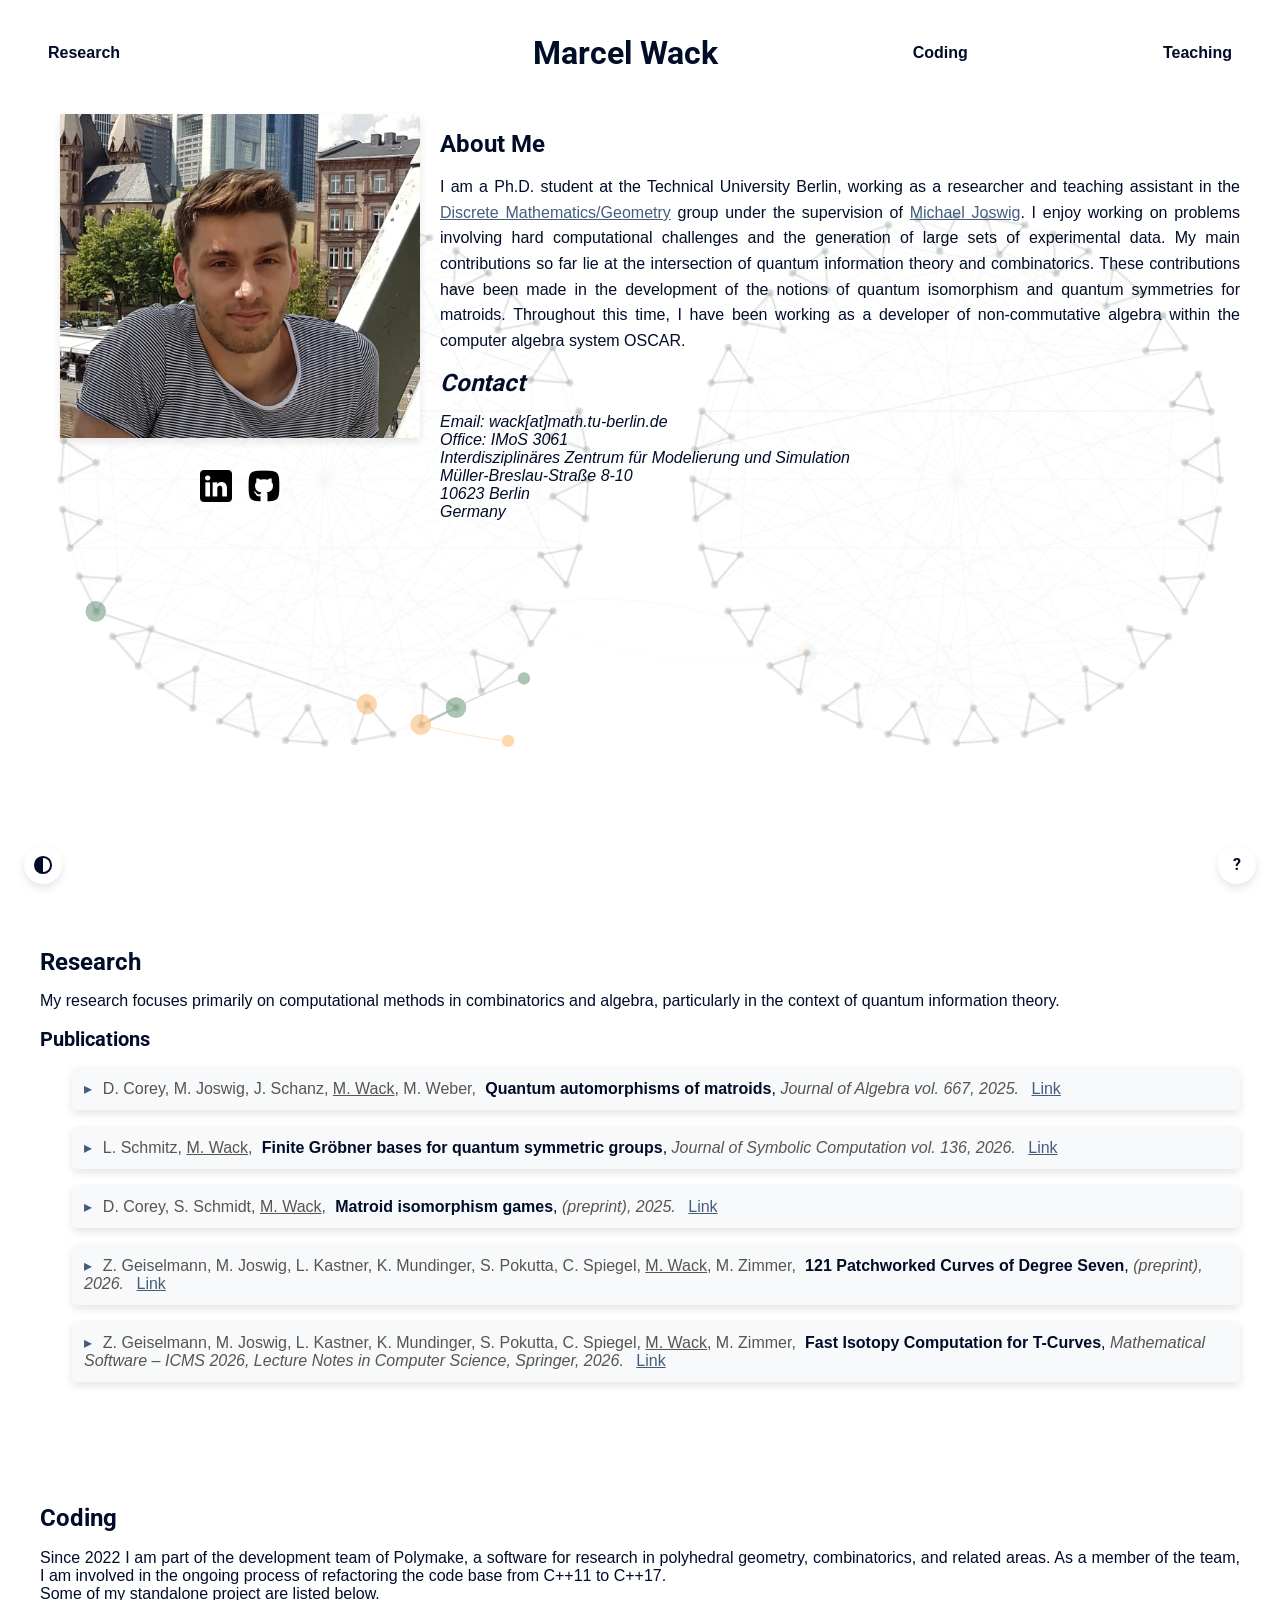
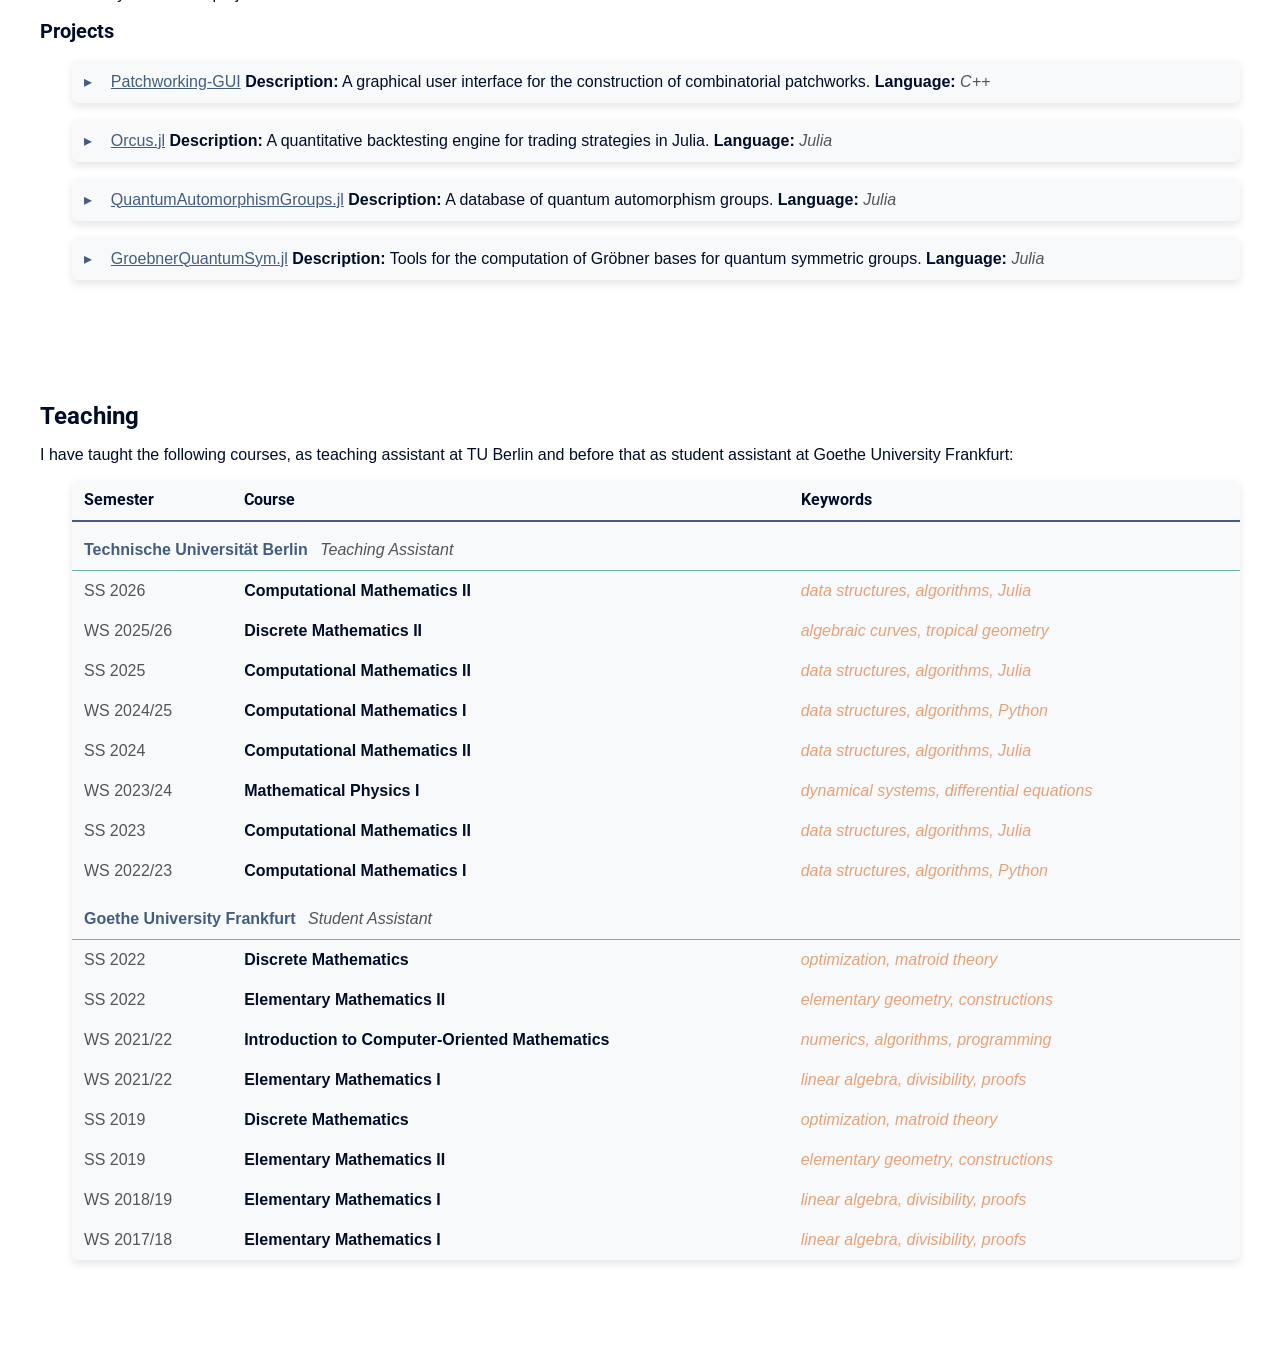
<file: index.html>
<!DOCTYPE html>
<html lang="en">
<head>
	<meta charset="UTF-8">
	<meta name="viewport" content="width=device-width, initial-scale=1.0">
  <script>
    const theme_query = matchMedia("(prefers-color-scheme: dark)");
    document.documentElement.dataset.theme = localStorage.getItem("theme") ?? "";
    function toggle_theme() {
      const root = document.documentElement;
      const flip = () => {
        const dark = root.dataset.theme ? root.dataset.theme === "dark" : theme_query.matches;
        root.dataset.theme = dark ? "light" : "dark";
        localStorage.setItem("theme", root.dataset.theme);
      };
      if (document.startViewTransition && !matchMedia("(prefers-reduced-motion: reduce)").matches) document.startViewTransition(flip);
      else flip();
    }
    let last_scroll = 0;
    addEventListener("scroll", () => {
      const y = scrollY;
      if (Math.abs(y - last_scroll) < 4) return;
      const nav = document.querySelector(".primary_nav");
      nav.classList.toggle("nav_hidden", y > last_scroll && y > nav.offsetHeight);
      nav.classList.toggle("nav_scrolled", y > nav.offsetHeight);
      last_scroll = y;
    }, { passive: true });
  </script>
  <link rel="stylesheet" href="main.css" />
  <link rel="icon" href="public/favicon_ring.svg" type="image/svg+xml">
	<title>Marcel Wack</title>
  <!--<script src="bg_animation.js" defer></script>-->
  <script src="public/qig/main.js" defer></script>
</head>
<body>
<header>
  <nav class="primary_nav fixed-top">
    <input type="checkbox" id="nav_toggle" class="nav_toggle_checkbox" />
    <label for="nav_toggle" class="nav_toggle" aria-label="Toggle navigation"></label>
    <ul class="nav_list" onclick="document.getElementById('nav_toggle').checked = false">
      <li class="nav_item" href="#research"><a class="nav_item_1" href="#research">Research</a></li>
      <li class="nav_item nav_placeholder" style="visibility:hidden;"><a class="nav_item_1" href="#cv">CV</a></li>
      <li class="nav_item "><a class="nav_item_2" href="#top">Marcel Wack</a></li>
      <li class="nav_item"><a class="nav_item_1" href="#coding">Coding</a></li>
      <li class="nav_item"><a class="nav_item_1" href="#teaching">Teaching</a></li>
		</ul>
	</nav>
</header>
  <section class="landing" id="home">
  <canvas id="qig_canvas"></canvas>
  <button class="theme_toggle" onclick="toggle_theme()" aria-label="Toggle dark mode"></button>
  <div class="bio">
    <div class="headshot">
      <img src="./public/pics/headshot.webp" alt="Picture of Marcel Wack" id="pic" width="1000" height="900" />
      <nav class="socials">
        <a href="https://www.linkedin.com/in/marcel-wack-96b958351/" rel="me" target="_blank">
          <img src="./public/logos/linkedin.png" alt="LinkedIn" />
        </a>
        <a href="https://github.com/Sequenzer" rel="me" target="_blank">
          <img src="./public/logos/github_alt.png" alt="GitHub" />
        </a>
      </nav>
    </div>
    <div class="bio_text">
      <h1>About Me</h1>
      <p>
      I am a Ph.D. student at the Technical University Berlin, working as a
      researcher and teaching assistant in the
      <a
        href="https://www.math.tu-berlin.de/fachgebiete_ag_diskalg/fg_diskrete_mathematik_geometrie/v_menue/diskrete_mathematik_geometrie/"
      >
        Discrete Mathematics/Geometry</a
      >
      group under the supervision of
      <a href="https://page.math.tu-berlin.de/~joswig/">Michael Joswig</a>. 
I enjoy working on problems involving hard computational challenges and the generation of large sets of experimental
data.
My main contributions so far lie at the intersection of quantum information theory and combinatorics. These contributions have been made in the development of the notions of quantum isomorphism and quantum symmetries for matroids.
      Throughout this time, I have been working as a developer of non-commutative algebra within the computer algebra system OSCAR.
      </p>
      <address>
      <h1>Contact</h1>
      Email: <a href="mailto:wack[at]math.tu-berlin.de">wack[at]math.tu-berlin.de</a> <br />
      Office: <span>IMoS 3061</span> <br />
      Interdisziplinäres Zentrum für Modelierung und Simulation  <br />
      Müller-Breslau-Straße 8-10<br />
      10623 Berlin <br />
      Germany
      </address>
    </div>
  </div>
  <!--<canvas id="bg_animation"></canvas>-->
</section>
<section id="research" class="research">
  <h1>Research</h1>
  My research focuses primarily on computational methods in combinatorics and algebra, particularly in the context of quantum information theory.
  <h2>Publications</h2>
  <ul class="publication_list">
    <li class="publication_item">
      <details class="abstract">
        <summary>
          <span class="publication_author">D. Corey, M. Joswig, J. Schanz, <u>M. Wack</u>, M. Weber,</span>
          <strong>Quantum automorphisms of matroids</strong>, <em>Journal of Algebra vol. 667, 2025.</em>
          <a href="https://doi.org/10.1016/j.jalgebra.2024.11.036" target="_blank">Link</a>
        </summary>
        <p>
        Motivated by the vast literature of quantum automorphism groups of graphs, we define and study quantum automorphism groups of matroids. A key feature of quantum groups is that there are many quantizations of a classical group, and this phenomenon manifests in the cryptomorphic characterizations of matroids. Our primary goals are to understand, using theoretical and computational techniques, the relationship between these quantum groups and to find when these quantum groups exhibit quantum symmetry. Finally, we prove a matroidal analog of Lovász's theorem characterizing graph isomorphisms in terms of homomorphism counts.
        </p>
      </details>
    </li>
    <li class="publication_item">
      <details class="abstract">
        <summary>
          <span class="publication_author">L. Schmitz, <u>M. Wack</u>,</span>
          <strong>Finite Gröbner bases for quantum symmetric groups</strong>, <em>Journal of Symbolic Computation vol. 136, 2026.</em>
          <a href="https://doi.org/10.1016/j.jsc.2026.102565" target="_blank">Link</a>
        </summary>
        <p>
        Non-commutative Gröbner bases of two-sided ideals are not necessarily finite. Motivated by this, we provide a closed-form description of a finite and reduced Gröbner bases for the two-sided ideal used in the construction of Wangs quantum symmetric group. In particular, this proves that the word problem for quantum symmetric groups is decidable.
        </p>
      </details>
    </li>
    <li class="publication_item">
      <details class="abstract">
        <summary>
          <span class="publication_author">D. Corey, S. Schmidt, <u>M. Wack</u>,</span>
          <strong>Matroid isomorphism games</strong>, <em>(preprint), 2025.</em>
          <a href="https://doi.org/10.48550/arXiv.2507.06225" target="_blank">Link</a>
        </summary>
        <p>
          We define and study a collection of matroid isomorphism games corresponding to various axiomatic characterizations of matroids. These are nonlocal games played between two cooperative players. Each game is played on two matroids, and the matroids are isomorphic if and only if the game has a perfect classical winning strategy. We define notions of quantum isomorphism in terms of perfect quantum commuting strategies, and we find a pair of nonisomorphic matroids that are quantum isomorphic. We also give a purely algebraic characterization of quantum isomorphic matroids. Finally, we use this notion of quantum isomorphism to describe a new type of quantum automorphism group of a matroid and derive a sufficient condition for a matroid to have nonclassical quantum automorphism.
        </p>
      </details>
    </li>
    <li class="publication_item">
      <details class="abstract">
        <summary>
          <span class="publication_author">Z. Geiselmann, M. Joswig, L. Kastner, K. Mundinger, S. Pokutta, C. Spiegel, <u>M. Wack</u>, M. Zimmer,</span>
          <strong>121 Patchworked Curves of Degree Seven</strong>, <em>(preprint), 2026.</em>
          <a href="https://doi.org/10.48550/arXiv.2602.06888" target="_blank">Link</a>
        </summary>
        <p>
  The 121 real schemes, i.e., ambient isotopy classes, of smooth real plane algebraic curves of degree seven were classified by Viro (1984).
  By constructing one patchwork of the dilated triangle for each real scheme, we provide an explicit method for constructing polynomials realizing each real scheme.
  In particular, every real scheme of degree seven can be realized as a T-curve.
  We also show that the same does not hold for degree eight: there are known maximal real schemes (M-curves) that cannot be realized as a T-curve.
  This resolves a question of Itenberg and Viro (1996).
        </p>
      </details>
    </li>
    <li class="publication_item">
      <details class="abstract">
        <summary>
          <span class="publication_author">Z. Geiselmann, M. Joswig, L. Kastner, K. Mundinger, S. Pokutta, C. Spiegel, <u>M. Wack</u>, M. Zimmer,</span>
          <strong>Fast Isotopy Computation for T-Curves</strong>, <em>Mathematical Software – ICMS 2026, Lecture Notes in Computer Science, Springer, 2026.</em>
          <a href="https://icms-conference.org/2026/papers/paper32/main.pdf" target="_blank">Link</a>
        </summary>
        <p>
A T-curve of degree d is given by a regular unimodular triangulation of the dilated two simplex
together with a sign distribution on its lattice points. By Viro's Patchworking
Theorem, this determines the ambient isotopy type (a.k.a. real scheme) of a
smooth real plane projective algebraic curve of the same degree. We present a
near-quadratic time algorithm for extracting that isotopy type from the
triangulation and the signs. Through a GPU-accelerated implementation, this
allows one to compute billions of real schemes per second, enabling exhaustive
enumeration at scale. This algorithm was essential for our recent construction
of all 121 real schemes of degree seven by T-curves.
        </p>
      </details>
    </li>
  </ul>
</section>
<section id="coding" class="coding">
  <h1>Coding</h1>
  <p>
  Since 2022 I am part of the development team of Polymake, a software for research in polyhedral geometry, combinatorics, and related areas.
  As a member of the team, I am involved in the ongoing process of refactoring the code base from C++11 to C++17.
  <br />
  Some of my standalone project are listed below.
  </p>
  <h2>Projects</h2>
  <ul class="publication_list">
    <li class="publication_item">
      <details class="abstract">
        <summary>
          <a href="https://page.math.tu-berlin.de/~wack/patchworking/patchworking.html" target="_blank" data-lang="C++">Patchworking-GUI</a>
          <strong>Description:</strong>
          <span>A graphical user interface for the construction of combinatorial patchworks.</span>
          <strong>Language:</strong>
          <em>C++</em>
        </summary>
        <p>
        A feature rich graphical user interface for the construction of combinatorial patchworks.
        I wrote this as a native C++ application and brought it to the web using <a href="https://emscripten.org/">WebAssembly</a>.
        </p>
      </details>
    </li>
    <li class="publication_item">
      <details class="abstract">
        <summary>
          <a href="https://github.com/Sequenzer/Orcus.jl" target="_blank" data-lang="Julia">Orcus.jl</a>
          <strong>Description:</strong>
          <span>A quantitative backtesting engine for trading strategies in Julia.
          </span>
          <strong>Language:</strong>
          <em>Julia</em>
        </summary>
        <p>
        A backtesting engine for quantitative finance, written in Julia and focused on research and signal authoring.
        I started this project in Python ten years ago and have since rewritten it in Julia.
        While it is efficient at a small scale, it will demonstrate its true speed and scalability when used in large universes, as it was optimized for high dimensional strategies.
        </p>
      </details>
    </li>


    <li class="publication_item">
      <details class="abstract">
        <summary>
          <a href="https://github.com/dmg-lab/QuantumAutomorphismGroups.jl" target="_blank" data-lang="Julia">QuantumAutomorphismGroups.jl</a>
          <strong>Description:</strong>
          <span>A database of quantum automorphism groups.</span>
          <strong>Language:</strong>
          <em>Julia</em>
        </summary>
        <p>
        This package provides a database of quantum automorphism groups of all matroids on at most 6 elements with some matroids on 7 elements.
        The database is generated using the <a href="https://github.com/oscar-system/Oscar.jl">OSCAR</a> computer algebra system and can be queried using the Julia programming language.
        It is the companion package to the publication <a href="https://doi.org/10.1016/j.jalgebra.2024.11.036" target="_blank">Quantum automorphisms of matroids</a>.

        </p>
      </details>
    </li>
    <li class="publication_item">
      <details class="abstract">
        <summary>
          <a href="https://github.com/dmg-lab/GroebnerQuantumSym.jl" target="_blank" data-lang="Julia">GroebnerQuantumSym.jl</a>
          <strong>Description:</strong>
          <span>Tools for the computation of Gröbner bases for quantum symmetric groups.</span>
          <strong>Language:</strong>
          <em>Julia</em>
        </summary>
        <p>
        This package provides tools for the computation of Gröbner bases for the two-sided ideal used in the construction of Wangs quantum symmetric group.
        It is paired with the publication <a href="https://doi.org/10.1016/j.jsc.2026.102565" target="_blank">Finite Gröbner bases for quantum symmetric groups</a>.
        </p>
      </details>
    </li>

  </ul>

</section>

<section id="teaching">
  <h1>Teaching</h1>
  <p>
  I have taught the following courses, as teaching assistant at TU Berlin and before that as student assistant at Goethe University Frankfurt:
  </p>
  <table class="teaching_table">
    <thead>
      <tr><th>Semester</th><th>Course</th><th>Keywords</th></tr>
    </thead>
    <tbody>
      <tr class="teaching_group"><th colspan="3">Technische Universität Berlin <em>Teaching Assistant</em></th></tr>
      <tr><td>SS 2026</td><td>Computational Mathematics II</td><td>data structures, algorithms, Julia</td></tr>
      <tr><td>WS 2025/26</td><td>Discrete Mathematics II</td><td>algebraic curves, tropical geometry</td></tr>
      <tr><td>SS 2025</td><td>Computational Mathematics II</td><td>data structures, algorithms, Julia</td></tr>
      <tr><td>WS 2024/25</td><td>Computational Mathematics I</td><td>data structures, algorithms, Python</td></tr>
      <tr><td>SS 2024</td><td>Computational Mathematics II</td><td>data structures, algorithms, Julia</td></tr>
      <tr><td>WS 2023/24</td><td>Mathematical Physics I</td><td>dynamical systems, differential equations</td></tr>
      <tr><td>SS 2023</td><td>Computational Mathematics II</td><td>data structures, algorithms, Julia</td></tr>
      <tr><td>WS 2022/23</td><td>Computational Mathematics I</td><td>data structures, algorithms, Python</td></tr>
    </tbody>
    <tbody>
      <tr class="teaching_group"><th colspan="3">Goethe University Frankfurt <em>Student Assistant</em></th></tr>
      <tr><td>SS 2022</td><td>Discrete Mathematics</td><td>optimization, matroid theory</td></tr>
      <tr><td>SS 2022</td><td>Elementary Mathematics II</td><td>elementary geometry, constructions</td></tr>
      <tr><td>WS 2021/22</td><td>Introduction to Computer-Oriented Mathematics</td><td>numerics, algorithms, programming</td></tr>
      <tr><td>WS 2021/22</td><td>Elementary Mathematics I</td><td>linear algebra, divisibility, proofs</td></tr>
      <tr><td>SS 2019</td><td>Discrete Mathematics</td><td>optimization, matroid theory</td></tr>
      <tr><td>SS 2019</td><td>Elementary Mathematics II</td><td>elementary geometry, constructions</td></tr>
      <tr><td>WS 2018/19</td><td>Elementary Mathematics I</td><td>linear algebra, divisibility, proofs</td></tr>
      <tr><td>WS 2017/18</td><td>Elementary Mathematics I</td><td>linear algebra, divisibility, proofs</td></tr>
    </tbody>
  </table>
</section>
</body>
</html>
</file>
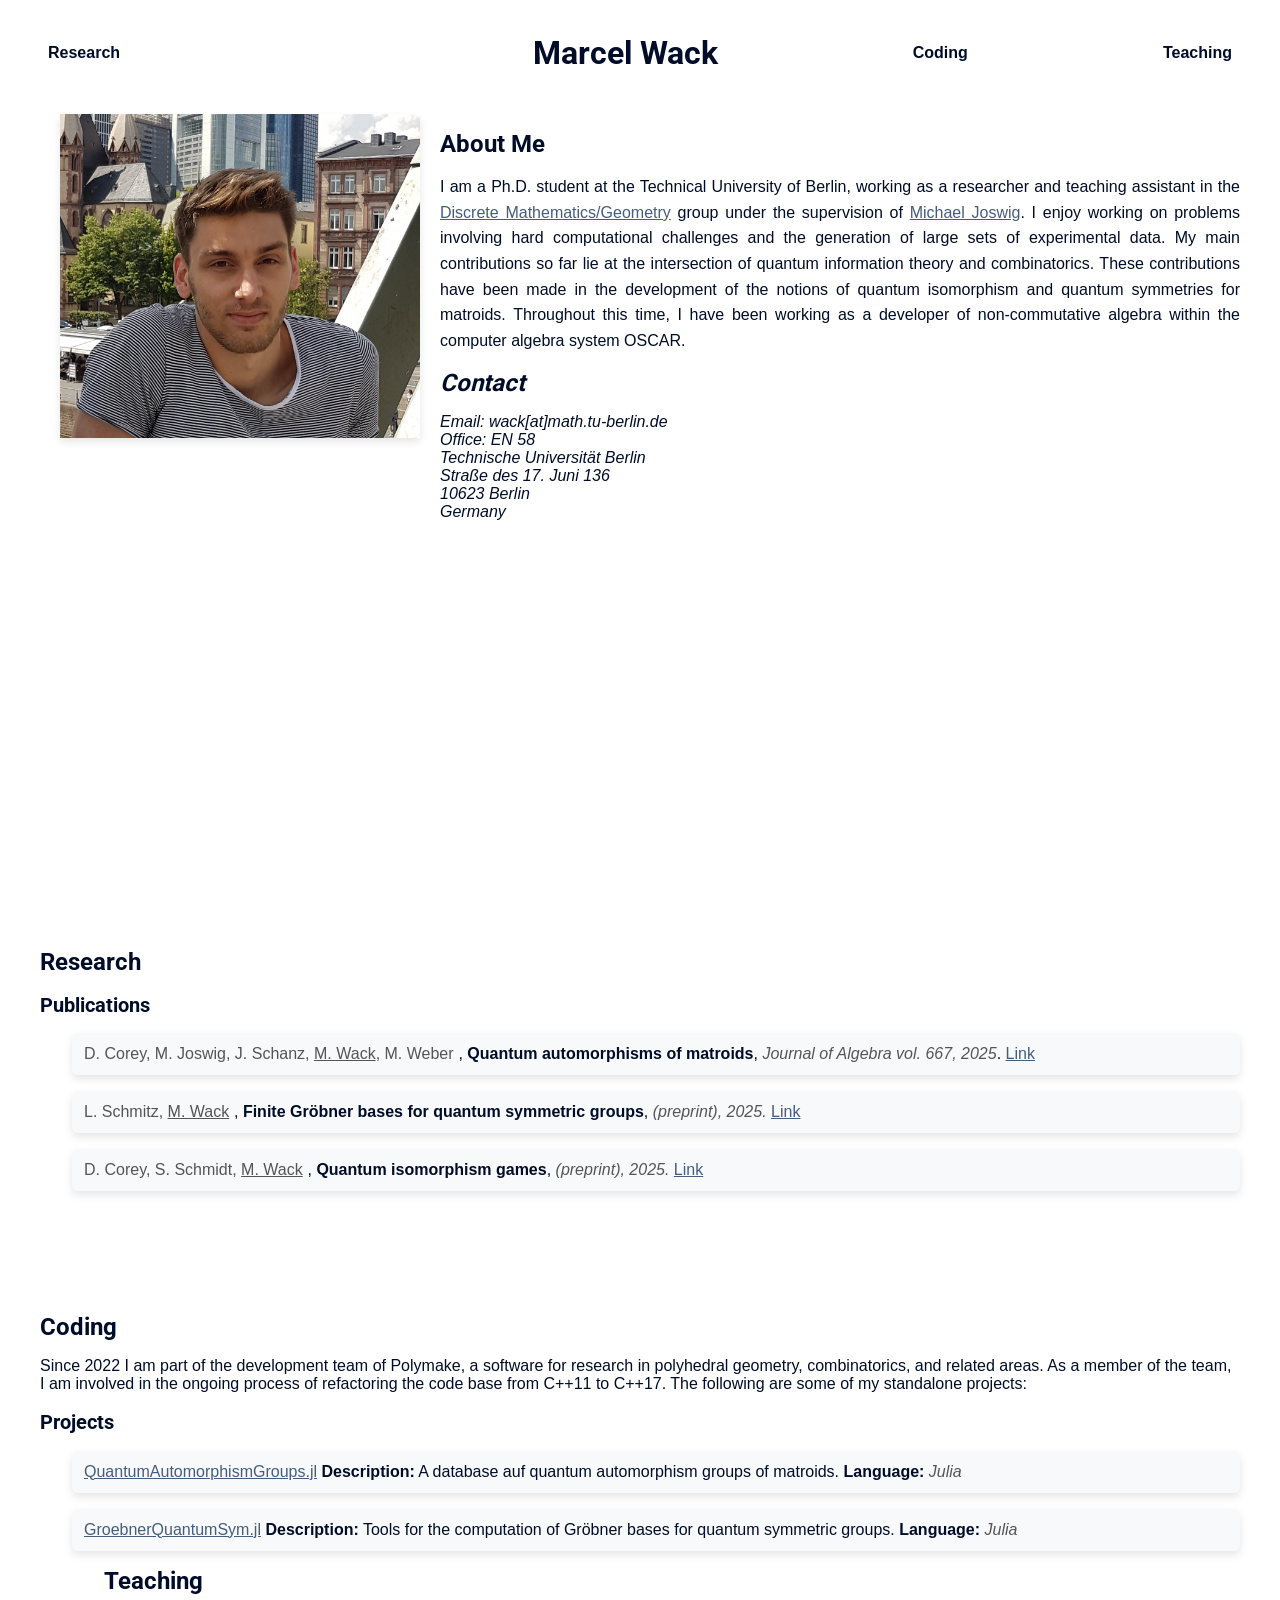
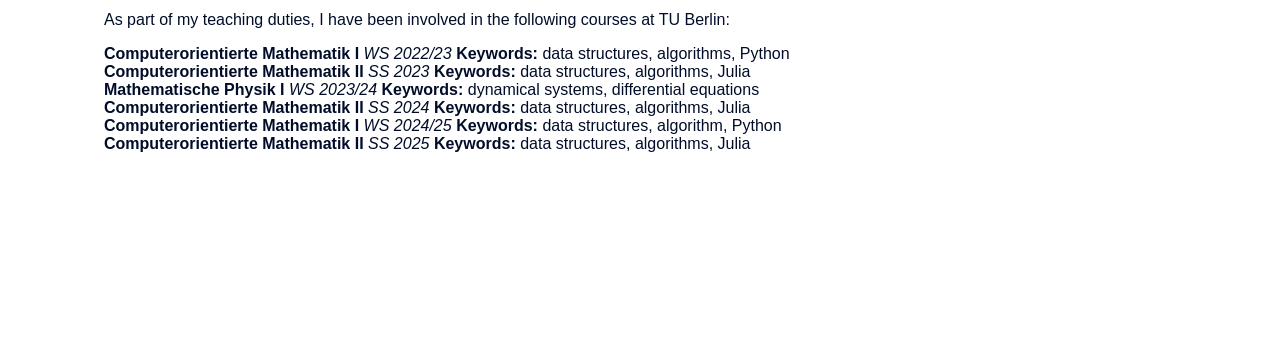
<file: main.html>
<html lang="en">
<head>
	<meta charset="UTF-8">
	<meta name="viewport" content="width=device-width, initial-scale=1.0">
  <link rel="stylesheet" href="main.css" />
	<title>Marcel Wack</title>
  <!--<script src="bg_animation.js" defer></script>-->
</head>
<body>
<header>
  <nav class="primary_nav fixed-top">
    <input type="checkbox" id="nav_toggle" class="nav_toggle_checkbox" />
    <label for="nav_toggle" class="nav_toggle" aria-label="Toggle navigation">&#9776;</label>
    <ul class="nav_list">
      <li class="nav_item" href="#research"><a class="nav_item_1" href="#research">Research</a></li>
      <li class="nav_item" style="visibility:hidden;"><a class="nav_item_1" href="#cv">CV</a></li>
      <li class="nav_item "><a class="nav_item_2" href="#top">Marcel Wack</a></li>
      <li class="nav_item"><a class="nav_item_1" href="#coding">Coding</a></li>
      <li class="nav_item"><a class="nav_item_1" href="#teaching">Teaching</a></li>
		</ul>
	</nav>
</header>
<section class="landing" id="home">
  <div class="bio">
    <picture class="headshot">
      <img 
        src="./public/pics/Website_Picture_smaller.png" 
        alt="Picture of Marcel Wack"
        id="pic"
        />
    <div class="socials" style="visibility:hidden;">
      <a class="linkedin" rel="me" href="#top">
        <img src="./public/logos/linkedin.png" alt="LinkedIn Logo"></img>
      </a>
      <a class="github" rel="me" href="#top">
        <img src="./public/logos/github_alt.png" alt="GitHub Logo" ></img>
      </a>
    </div>
    </picture>
    <div class="bio_text">
      <h1>About Me</h1>
      <p>
      I am a Ph.D. student at the Technical University of Berlin, working as a
      researcher and teaching assistant in the
      <a
        href="https://www.math.tu-berlin.de/fachgebiete_ag_diskalg/fg_diskrete_mathematik_geometrie/v_menue/diskrete_mathematik_geometrie/"
      >
        Discrete Mathematics/Geometry</a
      >
      group under the supervision of
      <a href="https://page.math.tu-berlin.de/~joswig/">Michael Joswig</a>. 
I enjoy working on problems involving hard computational challenges and the generation of large sets of experimental
data.
My main contributions so far lie at the intersection of quantum information theory and combinatorics. These contributions have been made in the development of the notions of quantum isomorphism and quantum symmetries for matroids.
      Throughout this time, I have been working as a developer of non-commutative algebra within the computer algebra system OSCAR.
      </p>
      <address>
      <h1>Contact</h1>
      Email: <a href="mailto:wack[at]math.tu-berlin.de">wack[at]math.tu-berlin.de</a> <br />
      Office: <span>EN 58</span> <br />
      Technische Universität Berlin <br />
      Straße des 17. Juni 136 <br />
      10623 Berlin <br />
      Germany
      </address>
    </div>
  </div>
  <!--<canvas id="bg_animation"></canvas>-->
</section>
<section id="research">
  <h1>Research</h1>
  <h2>Publications</h2>
  <ul class="publication_list">
    <li class="publication_item">
      <span class="publication_author">D. Corey, M. Joswig, J. Schanz, <u>M. Wack</u>, M. Weber</span>,
      <strong>Quantum automorphisms of matroids</strong>, <em>Journal of Algebra vol. 667, 2025</em>.
      <a href="https://doi.org/10.1016/j.jalgebra.2024.11.036" target="_blank">Link</a>
    </li>
    <li class="publication_item">
      <span class="publication_author">L. Schmitz, <u>M. Wack</u></span>,
      <strong>Finite Gröbner bases for quantum symmetric groups</strong>, <em>(preprint), 2025.</em>
      <a href="https://doi.org/10.48550/arXiv.2503.15104" target="_blank">Link</a>
    </li>
    <li class="publication_item">
      <span class="publication_author">D. Corey, S. Schmidt, <u>M. Wack</u></span>,
      <strong>Quantum isomorphism games</strong>, <em>(preprint), 2025.</em>
      <a href="https://doi.org/10.48550/arXiv.2507.06225" target="_blank">Link</a> 
    </li>
  </ul>
</section>
<section id="coding">
  <h1>Coding</h1>
  <p>
  Since 2022 I am part of the development team of Polymake, a software for research in polyhedral geometry, combinatorics, and related areas.
  As a member of the team, I am involved in the ongoing process of refactoring the code base from C++11 to C++17.
  The following are some of my standalone projects:
  </p>
  <h2>Projects</h2>
  <ul class="publication_list">
    <li class="publication_item">
      <a href="https://github.com/dmg-lab/QuantumAutomorphismGroups.jl" target="_blank">QuantumAutomorphismGroups.jl</a>
      <strong>Description:</strong>
      <span>A database auf quantum automorphism groups of matroids.</span>
      <strong>Language:</strong>
      <em>Julia</em>
    </li>
    <li class="publication_item">
      <a href="https://github.com/dmg-lab/GroebnerQuantumSym.jl" target="_blank">GroebnerQuantumSym.jl</a>
      <strong>Description:</strong>
      <span>Tools for the computation of Gröbner bases for quantum symmetric groups.</span>
      <strong>Language:</strong>
      <em>Julia</em>
  </ul>

<section/>

<section id="teaching">
  <h1>Teaching</h1>
  <p>
  As part of my teaching duties, I have been involved in the following courses at TU Berlin:
  </p>
  <ul class="teaching_list">
    <li class="teaching_item">
      <strong>Computerorientierte Mathematik I</strong>
      <em class="teaching_semester">WS 2022/23</em>
      <strong>Keywords:</strong>
      <span>data structures, algorithms, Python</span>
    </li>
    <li class="teaching_item">
      <strong>Computerorientierte Mathematik II</strong>
      <em class="teaching_semester">SS 2023</em>
      <strong>Keywords:</strong>
      <span>data structures, algorithms, Julia</span>
    </li>
    <li class="teaching_item">
      <strong>Mathematische Physik I</strong>
      <em class="teaching_semester">WS 2023/24</em>
      <strong>Keywords:</strong>
      <span>dynamical systems, differential equations</span>
    </li>
    <li class="teaching_item">
      <strong>Computerorientierte Mathematik II</strong>
      <em class="teaching_semester">SS 2024</em>
      <strong>Keywords:</strong>
      <span>data structures, algorithms, Julia</span>
    </li>
    <li class="teaching_item">
      <strong>Computerorientierte Mathematik I</strong>
      <em class="teaching_semester">WS 2024/25</em>
      <strong>Keywords:</strong>
      <span>data structures, algorithm, Python</span>
    </li>
    <li class="teaching_item">
      <strong>Computerorientierte Mathematik II</strong>
      <em class="teaching_semester">SS 2025</em>
      <strong>Keywords:</strong>
      <span>data structures, algorithms, Julia</span>
    </li>

  </ul>
</section>
</body>
</html>
</file>
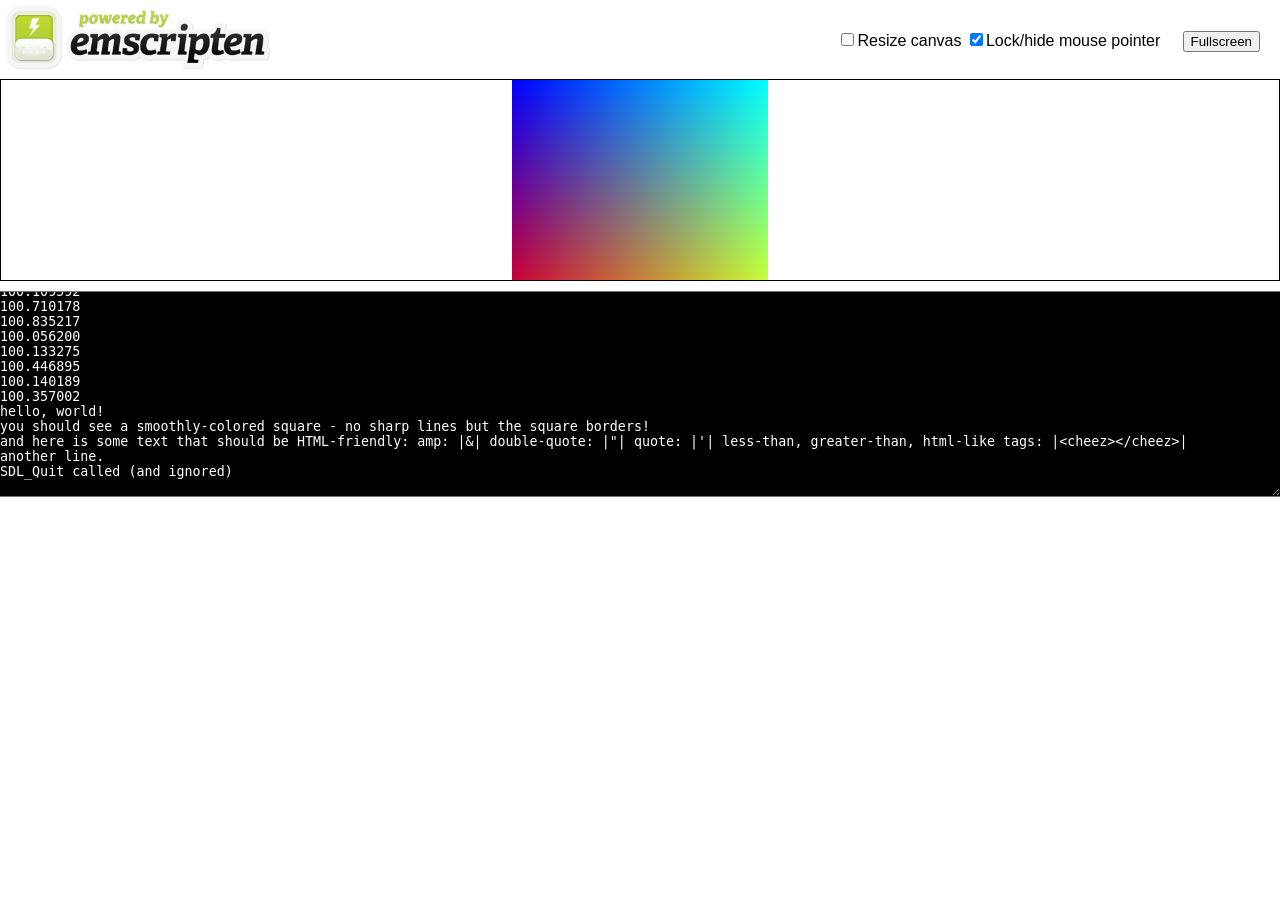
<file: public/wasm/bg_sim.html>
<!doctype html>
<html lang="en-us">
  <head>
    <meta charset="utf-8">
    <meta http-equiv="Content-Type" content="text/html; charset=utf-8">
    <title>Emscripten-Generated Code</title>
    <style>body {
  font-family: arial;
  margin: 0;
  padding: none;
}

.emscripten { padding-right: 0; margin-left: auto; margin-right: auto; display: block; }
div.emscripten { text-align: center; }
div.emscripten_border { border: 1px solid black; }
/* the canvas *must not* have any border or padding, or mouse coords will be wrong */
canvas.emscripten { border: 0px none; background-color: black; }

#emscripten_logo {
  display: inline-block;
  margin: 0;
  padding: 6px;
  width: 265px;
}

.spinner {
  height: 30px;
  width: 30px;
  margin: 0;
  margin-top: 20px;
  margin-left: 20px;
  display: inline-block;
  vertical-align: top;

  -webkit-animation: rotation .8s linear infinite;
  -moz-animation: rotation .8s linear infinite;
  -o-animation: rotation .8s linear infinite;
  animation: rotation 0.8s linear infinite;

  border-left: 5px solid rgb(235, 235, 235);
  border-right: 5px solid rgb(235, 235, 235);
  border-bottom: 5px solid rgb(235, 235, 235);
  border-top: 5px solid rgb(120, 120, 120);

  border-radius: 100%;
  background-color: rgb(189, 215, 46);
}

@-webkit-keyframes rotation {
  from {-webkit-transform: rotate(0deg);}
  to {-webkit-transform: rotate(360deg);}
}
@-moz-keyframes rotation {
  from {-moz-transform: rotate(0deg);}
  to {-moz-transform: rotate(360deg);}
}
@-o-keyframes rotation {
  from {-o-transform: rotate(0deg);}
  to {-o-transform: rotate(360deg);}
}
@keyframes rotation {
  from {transform: rotate(0deg);}
  to {transform: rotate(360deg);}
}

#status {
  display: inline-block;
  vertical-align: top;
  margin-top: 30px;
  margin-left: 20px;
  font-weight: bold;
  color: rgb(120, 120, 120);
}

#progress {
  height: 20px;
  width: 300px;
}

#controls {
  display: inline-block;
  float: right;
  vertical-align: top;
  margin-top: 30px;
  margin-right: 20px;
}

#output {
  width: 100%;
  height: 200px;
  margin: 0 auto;
  margin-top: 10px;
  border-left: 0px;
  border-right: 0px;
  padding-left: 0px;
  padding-right: 0px;
  display: block;
  background-color: black;
  color: white;
  font-family: 'Lucida Console', Monaco, monospace;
  outline: none;
}
</style>
  </head>
  <body>
    <a href="http://emscripten.org"><img id="emscripten_logo" src="[data-uri]"></a>

    <div class="spinner" id='spinner'></div>
    <div class="emscripten" id="status">Downloading...</div>

    <span id='controls'>
      <span><input type="checkbox" id="resize">Resize canvas</span>
      <span><input type="checkbox" id="pointerLock" checked>Lock/hide mouse pointer &nbsp;&nbsp;&nbsp;</span>
      <span><input type="button" value="Fullscreen" onclick="Module.requestFullscreen(document.getElementById('pointerLock').checked, 
                                                                                document.getElementById('resize').checked)">
      </span>
    </span>

    <div class="emscripten">
      <progress value="0" max="100" id="progress" hidden=1></progress>
    </div>

    <div class="emscripten_border">
      <canvas class="emscripten" id="canvas" oncontextmenu="event.preventDefault()" tabindex=-1></canvas>
    </div>
    <textarea id="output" rows="8"></textarea>

    <script type='text/javascript'>
      var statusElement = document.getElementById('status');
      var progressElement = document.getElementById('progress');
      var spinnerElement = document.getElementById('spinner');

      var Module = {
        print: (function() {
          var element = document.getElementById('output');
          if (element) element.value = ''; // clear browser cache
          return (...args) => {
            var text = args.join(' ');
            // These replacements are necessary if you render to raw HTML
            //text = text.replace(/&/g, "&amp;");
            //text = text.replace(/</g, "&lt;");
            //text = text.replace(/>/g, "&gt;");
            //text = text.replace('\n', '<br>', 'g');
            console.log(text);
            if (element) {
              element.value += text + "\n";
              element.scrollTop = element.scrollHeight; // focus on bottom
            }
          };
        })(),
        canvas: (() => {
          var canvas = document.getElementById('canvas');

          // As a default initial behavior, pop up an alert when webgl context is lost. To make your
          // application robust, you may want to override this behavior before shipping!
          // See http://www.khronos.org/registry/webgl/specs/latest/1.0/#5.15.2
          canvas.addEventListener("webglcontextlost", (e) => { alert('WebGL context lost. You will need to reload the page.'); e.preventDefault(); }, false);

          return canvas;
        })(),
        setStatus: (text) => {
          if (!Module.setStatus.last) Module.setStatus.last = { time: Date.now(), text: '' };
          if (text === Module.setStatus.last.text) return;
          var m = text.match(/([^(]+)\((\d+(\.\d+)?)\/(\d+)\)/);
          var now = Date.now();
          if (m && now - Module.setStatus.last.time < 30) return; // if this is a progress update, skip it if too soon
          Module.setStatus.last.time = now;
          Module.setStatus.last.text = text;
          if (m) {
            text = m[1];
            progressElement.value = parseInt(m[2])*100;
            progressElement.max = parseInt(m[4])*100;
            progressElement.hidden = false;
            spinnerElement.hidden = false;
          } else {
            progressElement.value = null;
            progressElement.max = null;
            progressElement.hidden = true;
            if (!text) spinnerElement.style.display = 'none';
          }
          statusElement.innerHTML = text;
        },
        totalDependencies: 0,
        monitorRunDependencies: (left) => {
          this.totalDependencies = Math.max(this.totalDependencies, left);
          Module.setStatus(left ? 'Preparing... (' + (this.totalDependencies-left) + '/' + this.totalDependencies + ')' : 'All downloads complete.');
        }
      };
      Module.setStatus('Downloading...');
      window.onerror = (event) => {
        // TODO: do not warn on ok events like simulating an infinite loop or exitStatus
        Module.setStatus('Exception thrown, see JavaScript console');
        spinnerElement.style.display = 'none';
        Module.setStatus = (text) => {
          if (text) console.error('[post-exception status] ' + text);
        };
      };
    </script>
    <script async type="text/javascript" src="bg_sim.js"></script>
  </body>
</html>
</file>
<file: main.css>
:root {
  --color-off-black: #010D28;
  --color-off-white: #f5f5f5;
  --color-primary-light: #6EB6A9;
  --color-secondary-light: #E4A27A;
  --color-primary-dark: #445D7E;
  --color-secondary-dark: #F86063;
  --color-white: #FFFFFF;
  --color-gray: #555;
  --color-card: #f8f9fa;
  --main-light-color: #f5Ffff;
  --sqrt2: 1.41421356237;
  --shadow-card: 0 4px 8px rgba(0, 0, 0, 0.1);
  interpolate-size: allow-keywords;
}

@supports (color: light-dark(#000, #fff)) {
  :root {
    color-scheme: light dark;
    --color-off-black: light-dark(#010D28, #ececef);
    --color-off-white: light-dark(#f5f5f5, #0d0d0f);
    --color-primary-light: light-dark(#6EB6A9, #6EB6A9);
    --color-secondary-light: light-dark(#E4A27A, #E4A27A);
    --color-primary-dark: light-dark(#445D7E, #9db7dc);
    --color-secondary-dark: light-dark(#F86063, #F86063);
    --color-white: light-dark(#FFFFFF, #0d0d0f);
    --color-gray: light-dark(#555, #a8a8ad);
    --color-card: light-dark(#f8f9fa, #1a1a1d);
    --shadow-card: 0 4px 8px light-dark(rgba(0, 0, 0, 0.1), rgba(255, 255, 255, 0.06)), 0 0 0 1px light-dark(transparent, #2a2a2e);
  }
  :root[data-theme="light"] {
    color-scheme: light;
  }
  :root[data-theme="dark"] {
    color-scheme: dark;
  }
}

@font-face {
  font-family: "Roboto-Bold";
  src: url("./public/fonts/Roboto-Bold.ttf") format("truetype");
  font-weight: 300;
  font-style: normal;
  font-display: auto;
}

@font-face {
  font-family: "Roboto-Thin";
  src: url("./public/fonts/Roboto-Thin.ttf") format("truetype");
  font-weight: 300;
  font-style: normal;
  font-display: auto;
}
/*
@font-face {
  font-family: "Roboto-Black";
  src: url("./public/fonts/Roboto-Black.ttf") format("truetype");
  font-weight: 300;
  font-style: normal;
  font-display: auto;
}
*/



html {
  background-color: var(--color-white);
  scroll-behavior: smooth;
}

body {
  color: var(--color-off-black);
  font-family: "Roboto-Black", sans-serif;
  display: flex;
  flex-direction: column;
}

a {
  text-decoration: none;
  color: var(--color-off-black);
}

a:hover {
  color: var(--color-secondary-dark);
}

h1 {
  font-family: "Roboto-Bold", sans-serif;
  font-size: 1.5rem;
  margin-block: 0.67em;
  font-weight: 700;
  color: var(--color-off-black);
}

h2 {
  font-family: "Roboto-Bold", sans-serif;
  font-size: 1.25rem;
  font-weight: 700;
  color: var(--color-off-black);
}

ul {
  list-style: none;
  padding: 0;
  margin: 0;
}

section {
  scroll-margin-top: 10vh; 
  margin-bottom: 10vh
}

section:not(.landing) {
  padding: 0 2rem;
}

.nav_list {
  display: flex;
  justify-content: space-between;
  align-items: center;
  padding: 0rem 2rem;
  height: 10vh;
}

.nav_item_1 {
  font-size: 1rem;
  font-weight: 700;
}

.nav_item_2 {
  font-family: "Roboto-Bold", sans-serif;
  font-size: 2rem;
  font-weight: 700;
}

li.nav_item {
  position: relative;
  cursor: pointer;
  user-select: none;
  transition: opacity 300ms cubic-bezier(.694, 0, 0.335, 1),
    background-color 100ms cubic-bezier(.694, 0, 0.335, 1),
    color 100ms cubic-bezier(.694, 0, 0.335, 1);
}
li.nav_item a {
  padding: 1rem 1rem;
  display:inline-block;
  transition: color .3s ease .2s;
}

li.nav_item:hover a {
  color: var(--color-off-white);
  z-index: 1;
  position: relative;
}


li.nav_item:hover:before {
  animation: opacityFallbackIn 0s step-start forwards;
  clip-path: polygon(0 0, 101% 0, 101% 101%, 0 101%);
}

li.nav_item:before {
  animation: opacityFallbackOut .5s step-end forwards;
  backface-visibility: hidden;
  background-color: var(--color-off-black);
  clip-path: polygon(-1% 0, 0 0, -25% 100%, -1% 100%);
  content: "";
  height: 100%;
  left: 0;
  position: absolute;
  top: 0;
  transform: translateZ(0);
  transition: clip-path .7s cubic-bezier(.65, 0, .35, 1), -webkit-clip-path .7s cubic-bezier(.65, 0, .35, 1);
  width: 100%;
}


.theme_toggle {
  position: absolute;
  left: 16px;
  bottom: 16px;
  z-index: 1;
  display: inline-flex;
  align-items: center;
  justify-content: center;
  width: 2.4rem;
  height: 2.4rem;
  padding: 0;
  border: none;
  border-radius: 1.2rem;
  background: var(--color-white);
  box-shadow: var(--shadow-card);
  color: var(--color-off-black);
  cursor: pointer;
  transition: background-color 100ms cubic-bezier(.694, 0, 0.335, 1),
    color 100ms cubic-bezier(.694, 0, 0.335, 1);
}

.theme_toggle::before {
  content: "";
  box-sizing: border-box;
  width: 1.1rem;
  height: 1.1rem;
  border: 2px solid currentColor;
  border-radius: 50%;
  background: linear-gradient(90deg, currentColor 50%, transparent 50%);
}

.theme_toggle:hover,
.theme_toggle:focus-visible {
  background: var(--color-off-black);
  color: var(--color-off-white);
  outline: none;
}

::view-transition-old(root) {
  animation: none;
}

::view-transition-new(root) {
  animation: theme_wipe .9s cubic-bezier(.65, 0, .35, 1);
}

@keyframes theme_wipe {
  from {
    clip-path: polygon(0 0, 0 0, -10% 100%, 0 100%);
  }
  to {
    clip-path: polygon(0 0, 110% 0, 100% 100%, 0 100%);
  }
}

.primary_nav {
  transition: transform .45s cubic-bezier(.65, 0, .35, 1);
}

.primary_nav.nav_hidden:not(:focus-within) {
  transform: translateY(calc(-100% - 16px));
}

@media (min-width: 601px) {
  .primary_nav::before {
    content: "";
    position: absolute;
    inset: -8px 0 -2vh 0;
    z-index: -1;
    background: linear-gradient(var(--color-white) 70%, transparent);
    opacity: 0;
    transition: opacity .45s ease;
    pointer-events: none;
  }
  .primary_nav.nav_scrolled::before {
    opacity: 0.94;
  }
}

@media (prefers-reduced-motion: reduce) {
  .primary_nav,
  .primary_nav::before {
    transition: none;
  }
}

.nav_toggle {
  display: none;
  cursor: pointer;
}
.nav_toggle_checkbox {
  display: none;
}
@media (max-width: 600px) {
  .primary_nav .nav_list {
    display: none;
    flex-direction: column;
    align-items: stretch;
    position: absolute;
    top: calc(5vh + 1.2rem + 8px);
    left: 24px;
    min-width: 11rem;
    height: auto;
    padding: 0.4rem;
    border-radius: 0.9rem;
    background: var(--color-card);
    box-shadow: var(--shadow-card);
  }
  .primary_nav .nav_item {
    border-radius: 0.6rem;
    overflow: hidden;
  }
  .primary_nav .nav_item:has(.nav_item_2) {
    order: -1;
  }
  .primary_nav .nav_item a {
    display: block;
    padding: 0.6rem 0.9rem;
  }
  .primary_nav .nav_item_2 {
    font-size: 1rem;
  }
  .nav_placeholder {
    display: none;
  }
  .nav_toggle {
    position: absolute;
    top: calc(5vh - 1.2rem);
    left: 24px;
    display: inline-flex;
    align-items: center;
    justify-content: center;
    width: 2.4rem;
    height: 2.4rem;
    border-radius: 1.2rem;
    background: var(--color-white);
    box-shadow: var(--shadow-card);
    color: var(--color-off-black);
    transition: background-color 100ms cubic-bezier(.694, 0, 0.335, 1),
      color 100ms cubic-bezier(.694, 0, 0.335, 1);
  }
  .nav_toggle::before {
    content: "";
    width: 1rem;
    height: 2px;
    background: currentColor;
    box-shadow: 0 -5px 0 currentColor, 0 5px 0 currentColor;
  }
  .nav_toggle_checkbox:checked + .nav_toggle {
    background: var(--color-off-black);
    color: var(--color-off-white);
  }
  .nav_toggle_checkbox:checked ~ .nav_list {
    display: flex;
  }
  .theme_toggle {
    top: calc(-5vh - 1.2rem);
    bottom: auto;
    left: auto;
    right: calc(24px + 2.4rem);
    z-index: 1001;
  }
  .landing .qig_ui {
    z-index: 1001;
  }
  .landing .qig_info {
    top: calc(5vh - 1.2rem);
    bottom: auto;
  }
  .landing .qig_info_box {
    margin-top: calc(5vh + 1.2rem + 8px);
    max-width: calc(100vw - 48px);
  }
}



.headshot {
    display: flex;
    flex-direction: column;
    align-items: center;
}

.socials {
  display: flex;
  padding: 2rem 2rem 1rem;
  justify-content: space-around;
}


.socials a {
  background-size: contain;
  vertical-align: middle;
  display: inline-flex;
  align-items: center;
  justify-content: center;
  margin: 0 0.5rem;
}

.socials a img {
  display: inline-block;
  height: 2em;
  width: auto;
  transition: transform 0.2s;
}

@media (prefers-color-scheme: dark) {
  :root:not([data-theme="light"]) .socials a img {
    filter: invert(1);
  }
}

:root[data-theme="dark"] .socials a img {
  filter: invert(1);
}

.socials a:hover img {
  transform: scale(1.1);
}

.socials a:active img {
  filter: brightness(0) saturate(100%) invert(34%) sepia(98%) saturate(749%) hue-rotate(180deg) brightness(90%) contrast(90%);
  transition: filter 0.1s;
}


#pic {
  width: 90%;
  height: auto;
  box-shadow: var(--shadow-card);
}

.bio{
  display: grid;
  grid-template-columns: repeat(3, 1fr);
  padding: 1rem 2rem;
}

.bio_text {
  grid-column: 2 / 4;
}
.bio_text p {
  text-align: justify;
  line-height: 1.6;
}
.bio_text p a {
  color: var(--color-primary-dark);
  text-decoration: underline;
}

.coding p {
  text-align: justify;
}

@media (max-width: 600px) {
  html, body {
    overflow-x: hidden;
  }
  *, *::before, *::after {
    box-sizing: border-box;
  }
  /* Bio section */
  #pic {
    display: block;
    width: 100%;
  }

  .bio {
    grid-template-columns: 1fr;
    padding: 1rem;
  }
  section:not(.landing) {
    padding: 0 1rem;
  }
  .bio_text {
    grid-column: 1 / 2;
    text-align: center;
  }
  .headshot {
    margin-bottom: 1em;
  }

  address, .contact, .bio_text address {
    text-align: left;
  }


  /* Stack cards and center text for publication, teaching, coding */
  .research .publication_list {
    display: flex;
    flex-direction: column;
    gap: 1em;
    padding: 0;
  }
  .research .publication_item {
    width: 100%;
    text-align: left;
    margin: 0;
    border-radius: 8px;
    box-shadow: var(--shadow-card);
    padding: 1em 0.5em;
    display: list-item;
  }

  .research .publication_list .publication_item summary > a,
  .research .publication_list .publication_item summary > em {
    display: block;
  }


  /* Hide description and label */
  .coding .publication_list .publication_item summary > strong,
  .coding .publication_list .publication_item summary > span {
    display: none;
  }

  /* Show language in brackets after the link */
  .coding .publication_list .publication_item em {
    display: inline;
  }
  .coding .publication_list .publication_item a::after {
    content: "(" attr(data-lang) ")";
    margin-left: 0.5em;
    color: var(--color-off-black);
  }
  /* Hide the original <em> element */
  .coding .publication_list .publication_item em {
    display: none;
  }


  table.teaching_table {
    margin-left: 0;
    width: 100%;
  }
  .teaching_table :is(th, td):nth-child(3) {
    display: none;
  }

}


.fixed-top {
  position: fixed;
  height: 10vh;
  left: 0;
  width: 100vw;
  z-index: 1000;
}

.landing {
  position: relative;
  margin-top: 10vh;
  min-height: calc(90vh - 8px);
  margin-bottom: 2em;
}

.publication_item {
  margin-bottom: 1em;
  padding: 0.75em;
  background: var(--color-card);
  border-radius: 6px;
  box-shadow: var(--shadow-card);
}

.publication_item strong {
  color: var(--color-off-black);
}

.publication_item em {
  color: var(--color-gray);
}

.publication_item a {
  color: var(--color-primary-dark);
  text-decoration: underline;
}

.publication_item summary a {
  margin-left: 0.5em;
}

ul.publication_list {
  list-style-type: none;
  padding-left: 2em;
}

.publication_author {
  font-weight: normal;
  color: var(--color-gray);
  margin-right: 0.3em;
}

details.abstract summary {
  cursor: pointer;
  list-style: none;
}

details.abstract summary::-webkit-details-marker {
  display: none;
}

details.abstract summary::before {
  content: "\25B8";
  display: inline-block;
  margin-right: 0.4em;
  color: var(--color-primary-dark);
  transition: transform 0.3s ease;
}

details.abstract[open] summary::before {
  transform: rotate(90deg);
}

details.abstract p {
  color: var(--color-gray);
  text-align: justify;
  hyphens: auto;
  line-height: 1.5;
  font-size: 0.9rem;
  margin: 0.5em 0 0 1.3em;
}

details.abstract::details-content {
  block-size: 0;
  overflow: hidden;
  transition: block-size 0.3s ease, content-visibility 0.3s allow-discrete;
}

details.abstract[open]::details-content {
  block-size: auto;
}

.teaching_table {
  border-collapse: collapse;
  margin-left: 2em;
  width: calc(100% - 2em);
  background: var(--color-card);
  border-radius: 6px;
  box-shadow: var(--shadow-card);
  line-height: 1.5;
}

.teaching_table th,
.teaching_table td {
  padding: 0.5em 0.75em;
  text-align: left;
}

.teaching_table thead th {
  font-family: "Roboto-Bold", sans-serif;
  color: var(--color-off-black);
  border-bottom: 2px solid var(--color-primary-dark);
}

.teaching_group th {
  color: var(--color-primary-dark);
  padding-top: 1em;
  border-bottom: 1px solid var(--color-primary-light);
}

.teaching_group em {
  color: var(--color-gray);
  font-weight: normal;
  margin-left: 0.5em;
}

.teaching_table td:nth-child(1) {
  color: var(--color-gray);
  white-space: nowrap;
}

.teaching_table td:nth-child(2) {
  color: var(--color-off-black);
  font-weight: bold;
}

.teaching_table td:nth-child(3) {
  color: var(--color-secondary-light);
  font-style: italic;
}

#bg_animation{
  margin-top: 10vh;
  position: absolute;
  top: 0;
  left: 0;
  width: 100%;
  height: 90vh;
  z-index: -1;
  /*background-color: yellow;*/
}


#qig_canvas {
  position: absolute;
  top: -10vh;
  left: 0;
  width: 100%;
  height: calc(100% + 10vh);
  z-index: -1;
  pointer-events: none;
}

#qig_canvas,
.qig_layers,
.bio {
  transition: opacity 0.4s ease;
}

#qig_canvas,
.qig_layers {
  opacity: 0.42;
}

.qig_focus #qig_canvas,
.qig_focus .qig_layers {
  opacity: 1;
}

.qig_focus .bio {
  opacity: 0;
}

@media (prefers-reduced-motion: reduce) {
  #qig_canvas,
  .qig_layers,
  .bio {
    transition: none;
  }
}
</file>
